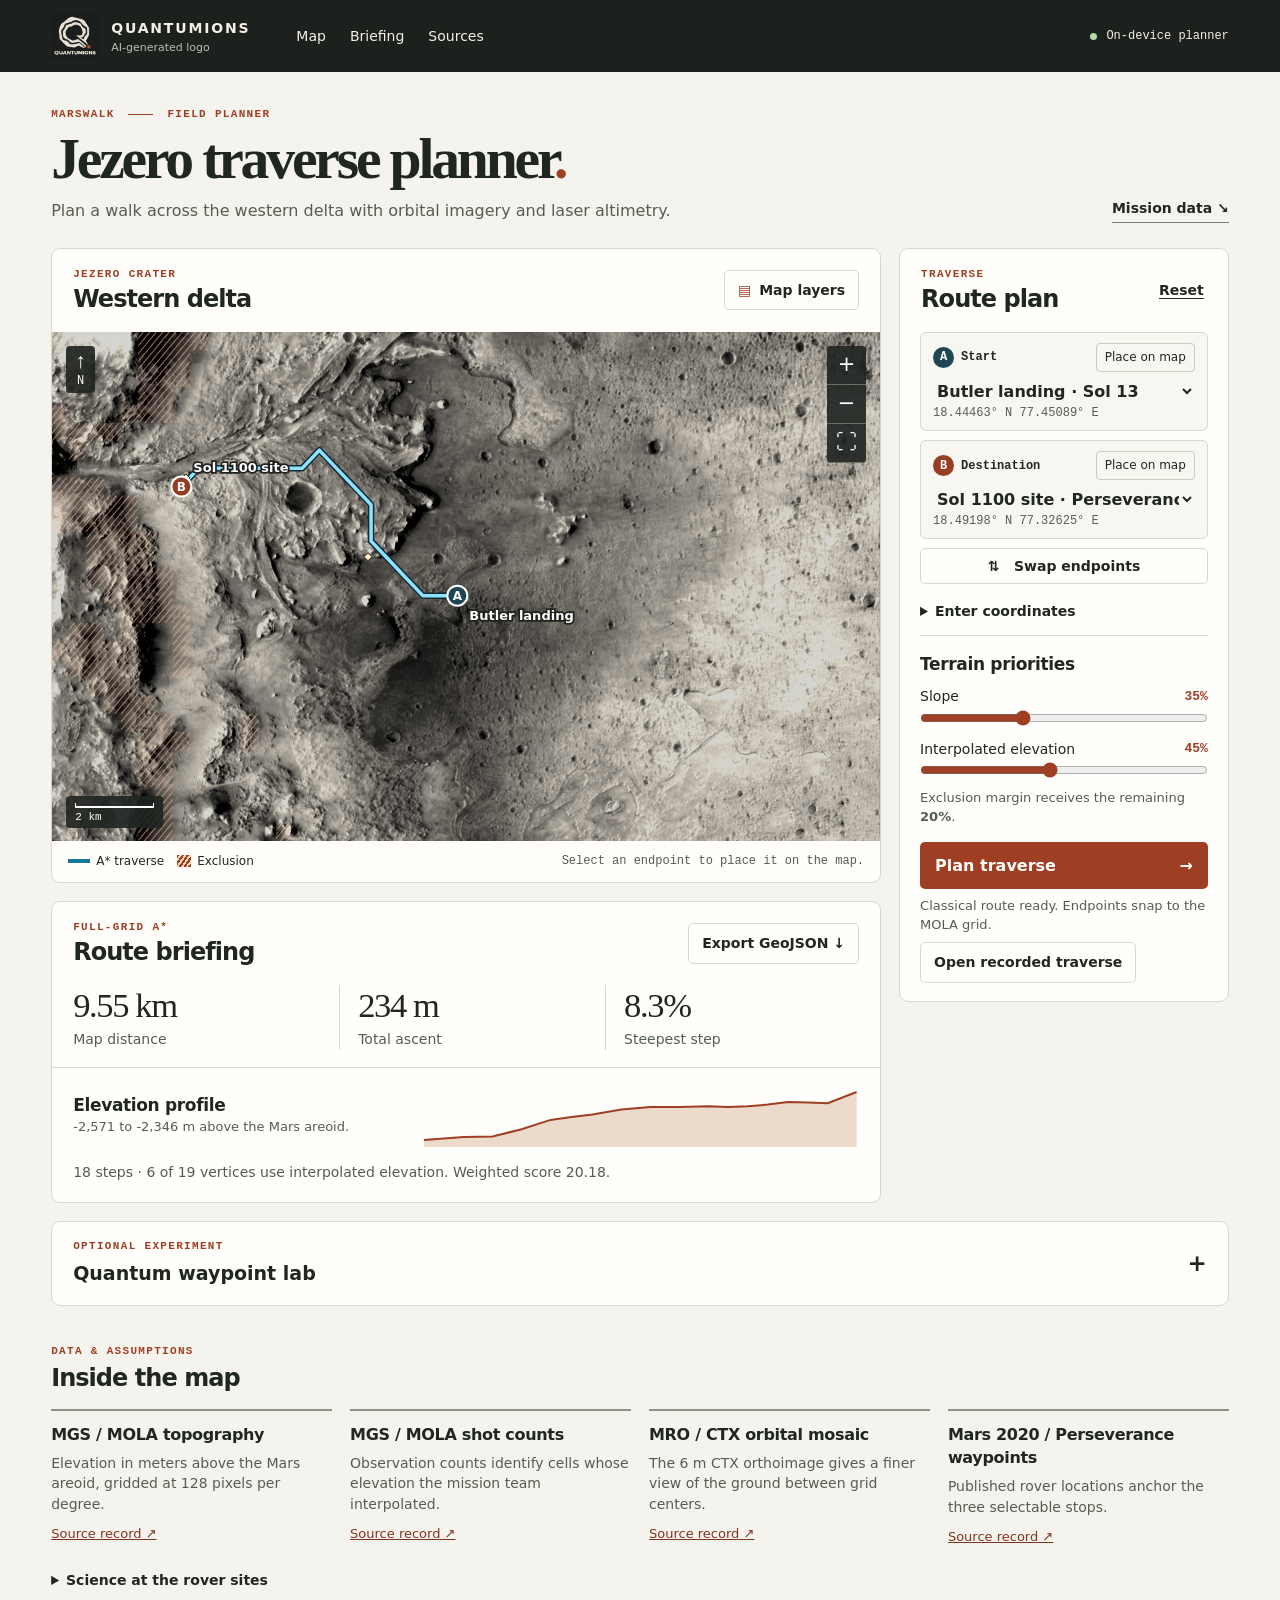
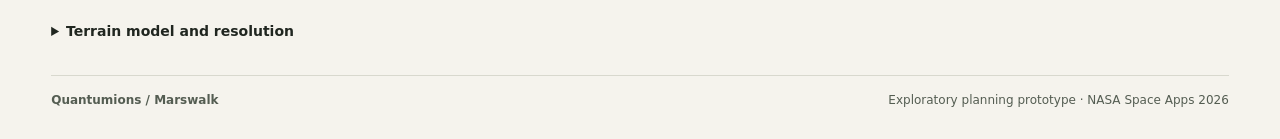
<file: index.html>
<!doctype html>
<html lang="en" data-runtime="browser">
<head>
  <meta charset="utf-8"><meta name="viewport" content="width=device-width, initial-scale=1">
  <meta name="theme-color" content="#1d211e">
  <meta name="description" content="Explore Jezero crater and plan a hypothetical Marswalk with NASA orbital imagery, laser altimetry and Perseverance waypoints.">
  <meta name="author" content="Quantumions. Codex-assisted code and text. Team logo generated with ChatGPT Image.">
  <title>Marswalk · Jezero traverse planner</title>
  <link rel="icon" href="quantumions.png"><link rel="stylesheet" href="styles.css">
</head>
<body>
  <a class="skip" href="#planner">Skip to traverse controls</a>
  <header class="topbar"><div class="top-inner"><a class="identity" href="#map-section">
    <span class="logo-wrap"><img src="quantumions.png" alt="Quantumions team logo"></span>
    <span><strong>QUANTUMIONS</strong><small>AI-generated logo</small></span>
  </a><nav aria-label="Workspace"><a href="#map-section">Map</a><a href="#briefing">Briefing</a><a href="#sources">Sources</a></nav>
  <span id="service" class="service">Connecting</span></div></header>

  <main><section class="title-block"><div><p class="kicker">MARSWALK <i></i> FIELD PLANNER</p>
    <h1>Jezero traverse planner<span>.</span></h1>
    <p class="intro">Plan a walk across the western delta with orbital imagery and laser altimetry.</p></div>
    <a class="text-link" href="#sources">Mission data ↘</a></section>

    <div class="workspace">
      <section class="map-card" id="map-section" aria-label="Jezero map">
        <div class="card-head"><div><p class="kicker">JEZERO CRATER</p><h2>Western delta</h2></div>
          <details class="layers"><summary>Map layers</summary><div class="layer-menu">
            <label><input type="checkbox" id="imagery" checked> CTX imagery</label>
            <label><input type="checkbox" id="slopeLayer"> MOLA slope</label>
            <label><input type="checkbox" id="coverageLayer"> Interpolated elevation</label>
            <label><input type="checkbox" id="maskLayer" checked> Modeled exclusions</label>
            <label><input type="checkbox" id="sitesLayer" checked> Rover sites</label>
            <details class="opacity-menu"><summary>Layer opacity</summary><div id="opacityControls"></div></details>
          </div></details>
        </div>
        <div class="map-frame">
          <svg id="map" tabindex="0" role="img" aria-label="Orbital map of Jezero crater. Drag to pan or use arrow keys. Use coordinate controls to place endpoints.">
            <defs><pattern id="hatch" width="6" height="6" patternUnits="userSpaceOnUse" patternTransform="rotate(40)"><path d="M0 0V6" stroke="#ffb58f" stroke-width="2"/></pattern></defs>
            <g id="scene"><image id="orbit" href="data/jezero-ctx.webp" preserveAspectRatio="none"/><g id="raster"></g><g id="tracks"></g><g id="markers"></g></g>
          </svg>
          <div class="north" aria-label="North is up"><span>↑</span>N</div>
          <div class="zoom"><button id="zoomIn" aria-label="Zoom in">+</button><button id="zoomOut" aria-label="Zoom out">−</button><button id="fit" aria-label="Fit map to extent">⛶</button></div>
          <div class="scale"><b id="scaleBar"></b><span id="scaleText">2 km</span></div>
        </div>
        <div class="map-note"><span class="legend"><i class="line"></i> A* traverse</span><span class="legend" id="labLegend" hidden><i class="lab-line"></i><span></span></span><span class="legend"><i class="hatch"></i> Exclusion</span><span id="cellReadout">Select an endpoint to place it on the map.</span></div>
        <div class="overlay-key" id="overlayKey" hidden></div>
      </section>

      <aside class="plan-card" id="planner"><div class="card-head"><div><p class="kicker">TRAVERSE</p><h2>Route plan</h2></div><button id="reset" class="bare">Reset</button></div>
        <div class="plan-content"><div id="endpoints"></div><button class="swap" id="swap">⇅ &nbsp; Swap endpoints</button>
        <details class="coords"><summary>Enter coordinates</summary><div id="coordinateFields"></div><small>Degrees north and east. Routes snap to cell centers.</small></details>
        <div class="priorities"><h3>Terrain priorities</h3>
          <label for="slope">Slope <output id="slopeValue">35%</output></label><input type="range" id="slope" min="0" max="100" value="35">
          <label for="gaps">Interpolated elevation <output id="gapValue">45%</output></label><input type="range" id="gaps" min="0" max="100" value="45">
          <p>Exclusion margin receives the remaining <b id="marginValue">20%</b>.</p>
        </div>
        <button class="primary" id="run" disabled>Plan traverse <span>→</span></button>
        <p id="status" role="status" aria-live="polite">Loading mission data…</p>
        <button class="secondary" id="replay" hidden>Open recorded traverse</button></div>
      </aside>

      <section class="brief-card" id="briefing"><div class="card-head"><div><p class="kicker">FULL-GRID A*</p><h2>Route briefing</h2></div>
        <button class="secondary" id="export" disabled>Export GeoJSON ↓</button></div>
        <div id="briefBody"><p class="empty">Plan a traverse to see its distance and elevation profile.</p></div>
      </section>
    </div>

    <section class="lab-card" id="lab"><details><summary><span><small>OPTIONAL EXPERIMENT</small>Quantum waypoint lab</span></summary>
      <div class="inside"><p>Each directed leg between waypoints has a binary variable. A statevector simulator samples routes, then the planner scores complete paths against exact waypoint Dijkstra and full-grid A*.</p>
      <div class="actions"><button id="compare" class="secondary" disabled>Run QAOA comparison</button><button id="cancel" class="bare" hidden>Cancel simulation</button></div>
      <p id="labStatus" role="status"></p><div id="diagnostics"></div></div></details></section>

    <section id="sources" class="sources"><div class="section-title"><p class="kicker">DATA &amp; ASSUMPTIONS</p><h2>Inside the map</h2></div>
      <div id="sourceCards"></div><details class="model"><summary>Science at the rover sites</summary><div id="scienceNotes"></div></details>
      <details class="model"><summary>Terrain model and resolution</summary><div id="modelText"></div></details>
    </section>
    <footer><strong>Quantumions / Marswalk</strong><span>Exploratory planning prototype · NASA Space Apps 2026</span></footer>
  </main>
  <script src="app.js" defer></script><script src="map.js" defer></script><script src="browser-router.js" defer></script>
</body></html>
</file>
<file: styles.css>
:root {
  color-scheme: light;
  --paper: #f5f3ed;
  --card: #fffefa;
  --ink: #202620;
  --muted: #545d52;
  --border: #d8d8ce;
  --rust: #9e3f24;
  --rust-light: #f3e6dd;
  --dark: #1d211e;
  --mono: ui-monospace, Consolas, "Liberation Mono", monospace;
  font:
    16px/1.45 system-ui,
    "Segoe UI",
    sans-serif;
  color: var(--ink);
  background: var(--paper);
}
* {
  box-sizing: border-box;
}
html {
  scroll-behavior: smooth;
  scroll-padding-top: 16px;
}
body {
  margin: 0;
}
button,
input,
select {
  font: inherit;
}
button,
select,
summary,
input[type="range"],
input[type="checkbox"] {
  cursor: pointer;
}
button {
  color: inherit;
}
button:disabled {
  cursor: default;
  opacity: 0.5;
}
button:focus-visible,
a:focus-visible,
summary:focus-visible,
input:focus-visible,
select:focus-visible,
svg:focus-visible {
  outline: 3px solid #1285aa;
  outline-offset: 3px;
}
a {
  color: inherit;
}
[hidden] {
  display: none !important;
}
.skip {
  position: absolute;
  left: 12px;
  top: -100px;
  z-index: 20;
  padding: 10px;
  background: white;
}
.skip:focus {
  top: 8px;
}
.topbar {
  background: var(--dark);
  color: #f4efe4;
}
.top-inner,
main {
  max-width: 1512px;
  padding: 0 clamp(16px, 4vw, 64px);
  margin: auto;
}
.top-inner {
  display: flex;
  align-items: center;
  gap: 46px;
  min-height: 72px;
}
.identity {
  display: flex;
  gap: 12px;
  text-decoration: none;
  align-items: center;
}
.logo-wrap {
  display: block;
  width: 48px;
  height: 48px;
  overflow: hidden;
}
.logo-wrap img {
  width: 100%;
  height: 100%;
  object-fit: contain;
}
.identity strong {
  letter-spacing: 0.13em;
  font-size: 14px;
}
.identity small {
  display: block;
  color: #bdbfb4;
  font-size: 11px;
}
nav {
  display: flex;
  gap: 24px;
  align-items: center;
}
nav a {
  font-size: 14px;
  text-decoration: none;
  padding: 12px 0;
}
nav a:hover,
.text-link:hover,
.bare:hover {
  text-decoration: underline;
}
.service {
  margin-left: auto;
  font: 12px var(--mono);
  display: flex;
  gap: 9px;
  align-items: center;
}
.service:before {
  content: "";
  width: 7px;
  height: 7px;
  border-radius: 50%;
  background: #de9c63;
}
.service.online:before {
  background: #b4d7ab;
}
.title-block {
  padding: 35px 0 25px;
  display: flex;
  justify-content: space-between;
  align-items: end;
}
.kicker,
summary small {
  margin: 0 0 6px;
  font: bold 11px/1.4 var(--mono);
  letter-spacing: 0.12em;
  color: var(--rust);
  display: block;
}
.kicker i {
  display: inline-block;
  width: 25px;
  height: 1px;
  vertical-align: middle;
  background: var(--rust);
  margin: 0 6px;
}
h1,
h2,
h3,
p {
  margin: 0;
}
h1 {
  font:
    580 clamp(36px, 4.5vw, 68px) / 1.06 Georgia,
    serif;
  letter-spacing: -0.055em;
}
h1 span {
  color: var(--rust);
}
.intro {
  color: var(--muted);
  margin-top: 10px;
}
.text-link {
  font-size: 14px;
  font-weight: 600;
  text-decoration: none;
  padding: 8px 0 3px;
  border-bottom: 1px solid #777e72;
}
.workspace {
  display: grid;
  grid-template-columns: minmax(0, 1fr) clamp(318px, 28%, 395px);
  gap: 18px;
  align-items: start;
}
.map-card,
.plan-card,
.brief-card,
.lab-card {
  background: var(--card);
  border: 1px solid var(--border);
  border-radius: 9px;
}
.plan-card {
  grid-column: 2;
  grid-row: 1 / 3;
}
.brief-card {
  grid-column: 1;
}
.card-head {
  padding: 18px 21px;
  display: flex;
  align-items: center;
  justify-content: space-between;
  gap: 12px;
}
h2 {
  font-size: 24px;
  line-height: 1.15;
  font-weight: 650;
  letter-spacing: -0.04em;
}
h3 {
  font-size: 17px;
  letter-spacing: -0.02em;
}
.card-head .kicker {
  margin-bottom: 4px;
}
button,
summary {
  transition: background-color 0.15s;
}
.bare {
  background: transparent;
  border: none;
  text-decoration: underline;
  text-underline-offset: 3px;
  padding: 8px 3px;
  font-weight: 600;
  font-size: 14px;
}
.secondary,
.layers summary,
.swap {
  background: var(--card);
  border: 1px solid var(--border);
  border-radius: 5px;
  padding: 9px 13px;
  font-size: 14px;
  font-weight: 600;
}
.secondary:hover:not(:disabled),
.layers summary:hover,
.swap:hover,
.pick:hover {
  background: #eeede5;
}
.layers {
  position: relative;
  z-index: 4;
}
.layers summary {
  list-style: none;
  min-height: 40px;
}
.layers summary:before {
  content: "▤";
  margin-right: 8px;
  color: var(--rust);
}
.layer-menu {
  position: absolute;
  right: 0;
  top: 48px;
  width: 245px;
  padding: 12px 16px;
  border: 1px solid var(--border);
  border-radius: 6px;
  background: var(--card);
  box-shadow: 0 8px 30px #1114;
}
.layer-menu label {
  display: flex;
  gap: 9px;
  align-items: center;
  min-height: 37px;
  font-size: 14px;
}
input {
  accent-color: var(--rust);
}
input[type="checkbox"] {
  width: 18px;
  height: 18px;
}
.map-frame {
  position: relative;
  background: #292a26;
  overflow: hidden;
  aspect-ratio: var(--map-aspect, 1.63);
}
#map {
  display: block;
  height: 100%;
  width: 100%;
  touch-action: none;
  cursor: crosshair;
}
#orbit {
  filter: sepia(0.34) saturate(0.74) brightness(0.83);
}
#raster,
#markers,
#tracks {
  pointer-events: none;
}
.north,
.zoom,
.scale {
  position: absolute;
  background: #202522e8;
  color: #fffdf5;
  border-radius: 4px;
}
.north {
  left: 14px;
  top: 14px;
  padding: 5px 8px;
  font: 12px var(--mono);
  text-align: center;
}
.north span {
  display: block;
  font-size: 21px;
}
.zoom {
  top: 14px;
  right: 14px;
  display: grid;
  overflow: hidden;
}
.zoom button {
  width: 39px;
  height: 39px;
  background: transparent;
  color: white;
  border: none;
  border-bottom: 1px solid #697066;
  font-size: 21px;
}
.zoom button:hover {
  background: #485048;
}
.zoom button:focus-visible {
  outline-offset: -3px;
}
.scale {
  bottom: 13px;
  left: 14px;
  padding: 7px 9px 5px;
  font: 11px var(--mono);
  pointer-events: none;
}
.scale b {
  display: block;
  border: solid #fff;
  border-width: 0 1.5px 2px;
  height: 5px;
  margin-bottom: 3px;
}
.map-note {
  padding: 12px 16px;
  display: flex;
  align-items: center;
  gap: 13px;
  flex-wrap: wrap;
  font-size: 12px;
}
.legend {
  display: inline-flex;
  align-items: center;
  gap: 6px;
}
.line,
.lab-line {
  width: 22px;
  border-top: 4px solid #15789d;
}
.lab-line {
  border-top: 3px dashed #b75017;
}
.hatch {
  width: 14px;
  height: 12px;
  background: repeating-linear-gradient(125deg, #884426 0 2px, #ffcfad 2px 4px);
}
#cellReadout {
  color: var(--muted);
  margin-left: auto;
  font: 12px var(--mono);
}
.overlay-key {
  padding: 8px 16px;
  font-size: 13px;
  background: #f1f0e9;
}
.plan-content,
.inside {
  padding: 0 20px 18px;
}
.endpoint {
  margin-bottom: 9px;
  padding: 10px 12px;
  background: #f7f6f0;
  border: 1px solid var(--border);
  border-radius: 6px;
}
.endpoint-head {
  display: flex;
  justify-content: space-between;
  align-items: center;
  gap: 8px;
}
.station {
  display: flex;
  align-items: center;
  gap: 7px;
  font: 600 12px var(--mono);
}
.letter {
  display: inline-grid;
  place-items: center;
  min-width: 21px;
  height: 21px;
  background: #204653;
  color: white;
  border-radius: 50%;
  font: bold 12px var(--mono);
}
.letter.end {
  background: #973d23;
}
.pick {
  background: transparent;
  border: 1px solid #c9cbbf;
  border-radius: 4px;
  padding: 5px 8px;
  font-size: 12px;
}
.pick[aria-pressed="true"] {
  color: #793017;
  background: var(--rust-light);
  border-color: #b97758;
}
.endpoint select {
  width: 100%;
  background: transparent;
  border: 0;
  margin: 7px 0 2px;
  font-weight: 650;
  color: var(--ink);
  padding: 2px 0;
  font-size: 16px;
}
.coord-view,
.coords small {
  color: var(--muted);
  font: 12px var(--mono);
}
.swap {
  width: 100%;
  min-height: 36px;
  padding: 5px 8px;
}
.coords {
  border-bottom: 1px solid var(--border);
  margin: 4px 0 16px;
  padding: 5px 0;
}
.coords summary,
.model summary {
  font-size: 14px;
  font-weight: 600;
  padding: 8px 0;
}
.coordinate-row {
  display: grid;
  grid-template-columns: 1fr 1fr;
  gap: 8px;
  margin: 7px 0;
}
.coordinate-row label {
  color: var(--muted);
  font-size: 12px;
}
input[type="number"] {
  background: white;
  border: 1px solid var(--border);
  border-radius: 3px;
  width: 100%;
  min-width: 0;
  padding: 7px 5px;
  font: 14px var(--mono);
}
.priorities label {
  display: flex;
  align-items: center;
  justify-content: space-between;
  font-size: 14px;
  margin-top: 10px;
}
output {
  margin-left: auto;
  color: var(--rust);
  font: 600 13px var(--mono);
}
input[type="range"] {
  display: block;
  width: 100%;
  height: 22px;
  margin: 0;
}
.priorities p,
#status,
#labStatus {
  color: var(--muted);
  font-size: 13px;
  margin: 8px 0;
}
.primary {
  display: flex;
  justify-content: space-between;
  align-items: center;
  width: 100%;
  margin: 15px 0 8px;
  background: var(--rust);
  color: white;
  border: 0;
  border-radius: 5px;
  font-weight: 650;
  padding: 12px 15px;
}
.primary:hover:not(:disabled) {
  background: #87361f;
}
#status.error,
#labStatus.error {
  color: #8b3019;
}
.metric-row {
  display: grid;
  grid-template-columns: repeat(3, 1fr);
  padding: 0 21px 17px;
  gap: 12px;
}
.metric-row div + div {
  border-left: 1px solid var(--border);
  padding-left: 18px;
}
.metric-row b {
  display: block;
  font:
    500 clamp(22px, 2.7vw, 38px) / 1.2 Georgia,
    serif;
  letter-spacing: -0.04em;
}
.metric-row span,
.empty {
  color: var(--muted);
  font-size: 14px;
}
.empty {
  padding: 0 21px 20px;
}
.profile {
  border-top: 1px solid var(--border);
  padding: 14px 21px;
  display: grid;
  align-items: center;
  gap: 10px;
  grid-template-columns: minmax(120px, 1fr) minmax(120px, 1.3fr);
}
.profile svg {
  width: 100%;
  height: 66px;
}
.profile p {
  font-size: 13px;
  color: var(--muted);
}
.lab-card {
  margin-top: 18px;
}
.lab-card summary {
  display: flex;
  justify-content: space-between;
  align-items: center;
  padding: 17px 21px;
  font-size: 19px;
  font-weight: 650;
}
.lab-card summary:after {
  content: "+";
  font-size: 23px;
}
.lab-card details[open] summary:after {
  content: "−";
}
.inside p,
.model p {
  max-width: 850px;
  color: var(--muted);
  font-size: 15px;
  margin-bottom: 10px;
}
.actions {
  display: flex;
  gap: 12px;
}
.diag-grid {
  display: grid;
  grid-template-columns: repeat(auto-fit, minmax(145px, 1fr));
  gap: 12px;
  margin-top: 15px;
}
.diag-grid div {
  padding: 9px;
  background: var(--paper);
  border-radius: 4px;
}
.diag-grid dt {
  color: var(--muted);
  font-size: 12px;
}
.diag-grid dd {
  font: bold 15px var(--mono);
  margin: 5px 0 0;
}
.sources {
  margin: 38px 0 25px;
}
.section-title {
  margin-bottom: 16px;
}
#sourceCards {
  display: grid;
  grid-template-columns: repeat(4, 1fr);
  gap: 18px;
}
#sourceCards article {
  border-top: 2px solid #8f9387;
  padding-top: 12px;
}
#sourceCards h3 {
  font-size: 16px;
}
#sourceCards p {
  color: var(--muted);
  font-size: 14px;
  margin: 7px 0;
}
#sourceCards a,
.model a {
  color: #80341e;
  font-size: 13px;
}
.model {
  margin-top: 15px;
}
footer {
  border-top: 1px solid var(--border);
  display: flex;
  justify-content: space-between;
  padding: 16px 0 30px;
  gap: 10px;
  font-size: 12px;
  color: var(--muted);
}
@media (min-width: 1600px) {
  .title-block {
    padding-top: 44px;
  }
}
@media (max-width: 960px) {
  .workspace {
    grid-template-columns: minmax(0, 1fr) 300px;
    gap: 12px;
  }
  .title-block {
    padding: 26px 0 20px;
  }
  #sourceCards {
    grid-template-columns: repeat(2, 1fr);
  }
  .map-note #cellReadout {
    width: 100%;
  }
}
@media (max-width: 760px) {
  .workspace {
    display: flex;
    flex-direction: column;
  }
  .workspace > * {
    width: 100%;
  }
  .top-inner {
    gap: 14px;
    min-height: 64px;
  }
  nav {
    gap: 10px;
  }
  .title-block > .text-link {
    display: none;
  }
  .top-inner nav a {
    font-size: 13px;
  }
}
@media (max-width: 520px) {
  .top-inner {
    flex-wrap: wrap;
    gap: 8px;
  }
  nav {
    display: none;
  }
  .identity strong {
    font-size: 12px;
  }
  .identity {
    gap: 7px;
  }
  .service {
    font-size: 11px;
  }
  .title-block {
    padding: 24px 0 18px;
  }
  .intro {
    font-size: 14px;
  }
  .card-head {
    padding: 15px;
  }
  h2 {
    font-size: 21px;
  }
  .plan-content,
  .inside {
    padding: 0 15px 15px;
  }
  .map-note {
    padding: 10px;
    gap: 8px;
  }
  .map-frame {
    aspect-ratio: 1.2;
  }
  .metric-row {
    gap: 6px;
    padding: 0 14px 15px;
  }
  .metric-row div + div {
    padding-left: 9px;
  }
  .metric-row span {
    font-size: 12px;
  }
  .profile {
    padding: 12px 15px;
  }
  #sourceCards {
    grid-template-columns: 1fr;
  }
  footer {
    flex-direction: column;
  }
  .pick,
  .swap {
    min-height: 40px;
  }
  .north,
  .zoom {
    top: 8px;
  }
  .zoom {
    right: 8px;
  }
  .north {
    left: 8px;
  }
}
@media (prefers-reduced-motion: reduce) {
  *,
  html {
    scroll-behavior: auto;
    transition: none;
  }
}
</file>
